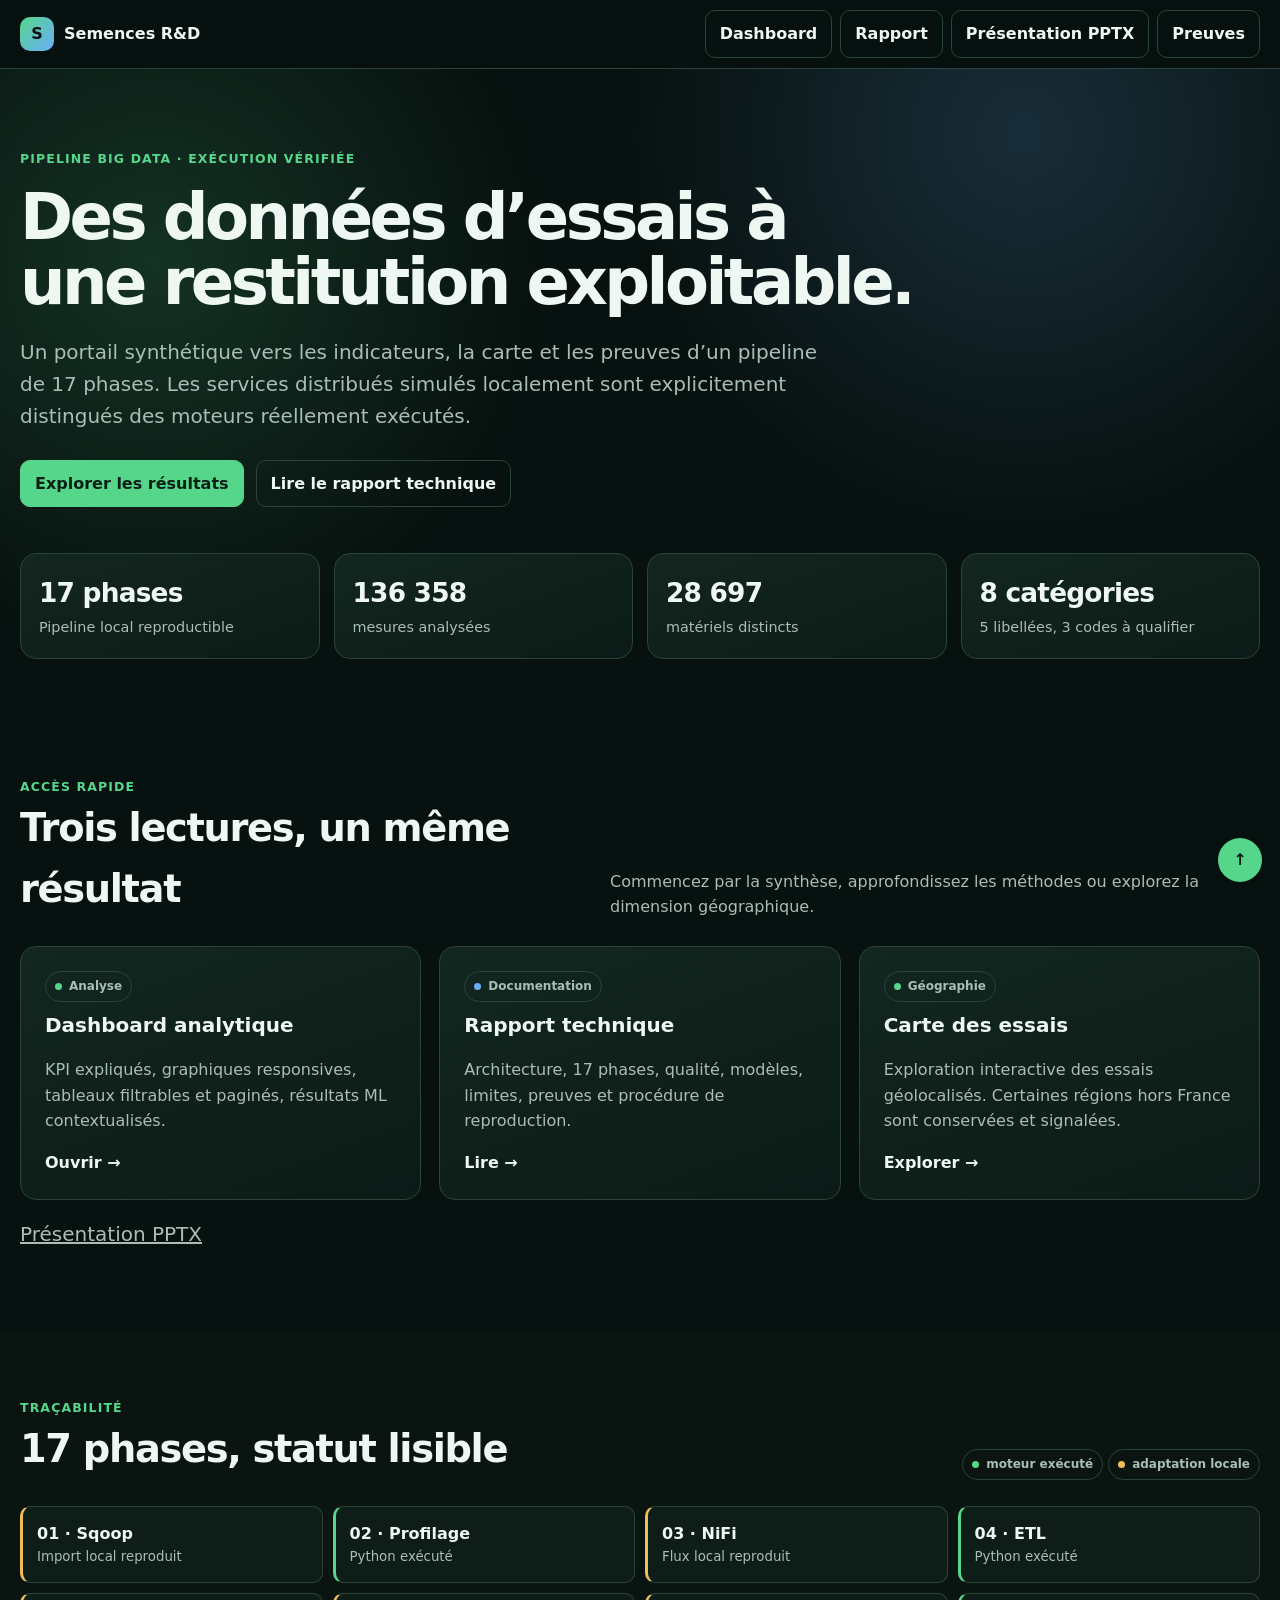
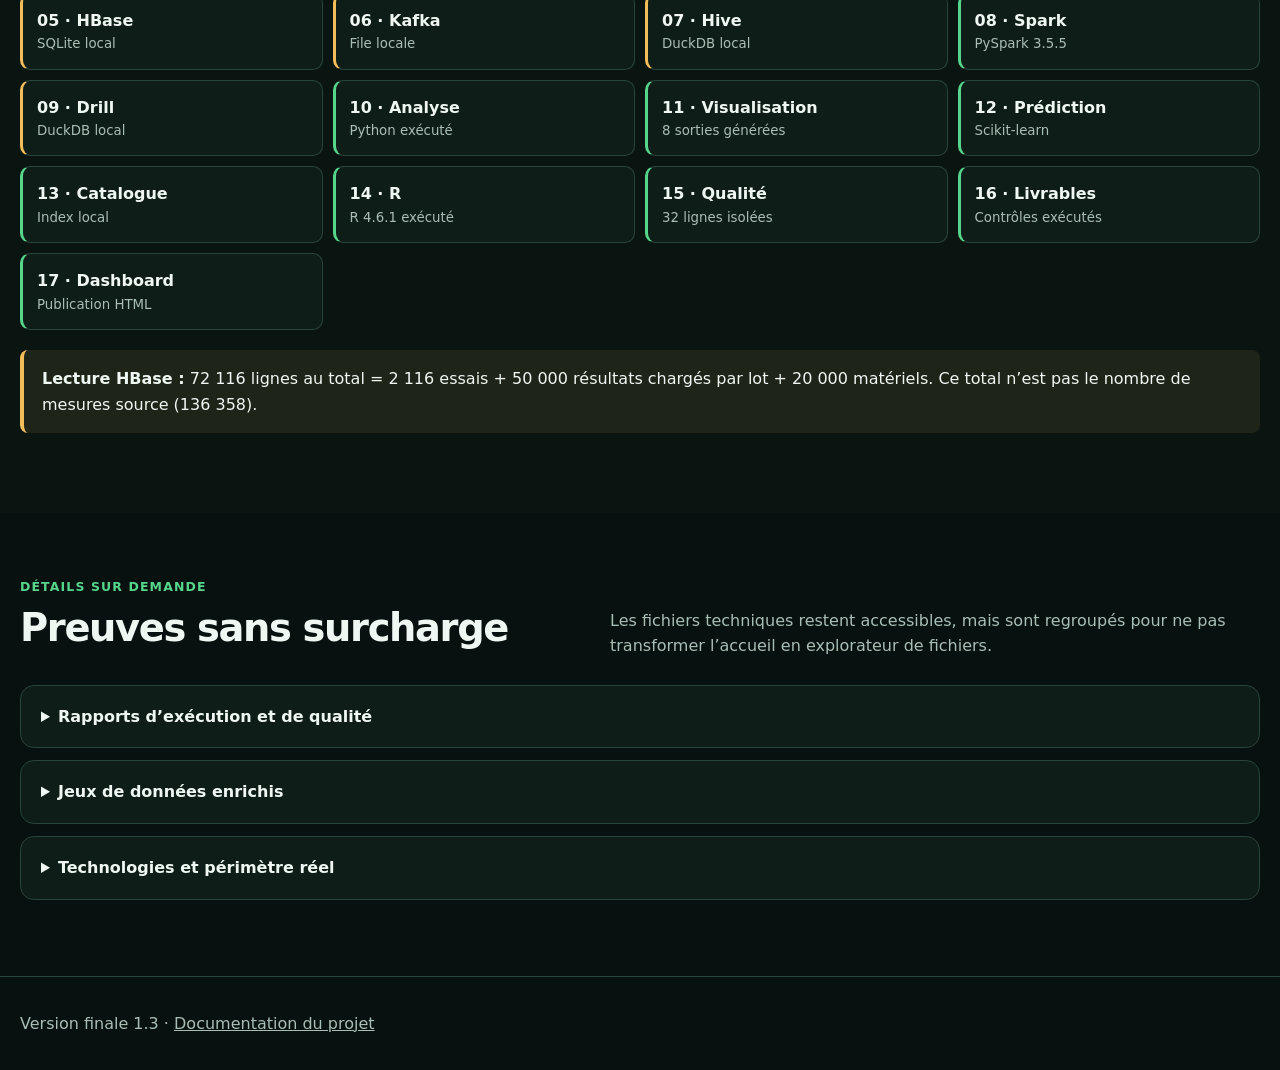
<file: INDEX.html>
<!doctype html><html lang="fr"><head><meta charset="utf-8"><meta name="viewport" content="width=device-width,initial-scale=1"><meta name="description" content="Plateforme Big Data Semences R&D : pipeline local reproductible en 17 phases"><meta name="author" content="Équipe projet Semences"><meta property="og:title" content="Semences R&D"><meta property="og:description" content="Pipeline Big Data reproductible en 17 phases"><meta property="og:image" content="og.png"><meta property="og:type" content="website"><title>Semences R&D — Portail du pipeline</title><link rel="icon" type="image/png" href="og.png"><link rel="stylesheet" href="site.css"></head><body>
<a class="skip" href="#contenu">Aller au contenu</a><nav class="nav" aria-label="Navigation principale"><div class="wrap nav-inner"><a class="brand" href="./" aria-label="Accueil Semences R et D"><span class="brand-mark" aria-hidden="true">S</span> Semences R&amp;D</a><div class="nav-links"><a href="reports/dashboard.html">Dashboard</a><a href="reports/RAPPORT_TECHNIQUE.html">Rapport</a><a href="deliverables/presentation_semences.pptx">Présentation PPTX</a><a class="optional" href="#preuves">Preuves</a></div></div></nav>
<main id="contenu"><header class="hero"><div class="wrap"><div class="eyebrow">Pipeline Big Data · Exécution vérifiée</div><h1>Des données d’essais à une restitution exploitable.</h1><p class="lead">Un portail synthétique vers les indicateurs, la carte et les preuves d’un pipeline de 17 phases. Les services distribués simulés localement sont explicitement distingués des moteurs réellement exécutés.</p><div class="actions"><a class="button primary" href="reports/dashboard.html">Explorer les résultats</a><a class="button" href="reports/RAPPORT_TECHNIQUE.html">Lire le rapport technique</a></div><div class="metrics" aria-label="Indicateurs clés"><div class="metric"><strong>17 phases</strong><span>Pipeline local reproductible</span></div><div class="metric"><strong>136 358</strong><span>mesures analysées</span></div><div class="metric"><strong>28 697</strong><span>matériels distincts</span></div><div class="metric"><strong>8 catégories</strong><span>5 libellées, 3 codes à qualifier</span></div></div></div></header>
<section class="section"><div class="wrap"><div class="section-head"><div><div class="eyebrow">Accès rapide</div><h2>Trois lectures, un même résultat</h2></div><p>Commencez par la synthèse, approfondissez les méthodes ou explorez la dimension géographique.</p></div><div class="grid three"><a class="card card-link" href="reports/dashboard.html"><span class="tag"><span class="dot"></span> Analyse</span><h3>Dashboard analytique</h3><p>KPI expliqués, graphiques responsives, tableaux filtrables et paginés, résultats ML contextualisés.</p><strong>Ouvrir →</strong></a><a class="card card-link" href="reports/RAPPORT_TECHNIQUE.html"><span class="tag"><span class="dot output"></span> Documentation</span><h3>Rapport technique</h3><p>Architecture, 17 phases, qualité, modèles, limites, preuves et procédure de reproduction.</p><strong>Lire →</strong></a><a class="card card-link" href="reports/carte_essais.html"><span class="tag"><span class="dot"></span> Géographie</span><h3>Carte des essais</h3><p>Exploration interactive des essais géolocalisés. Certaines régions hors France sont conservées et signalées.</p><strong>Explorer →</strong></a></div><p class="lead" style="margin-top:18px"><a href="deliverables/presentation_semences.pptx">Présentation PPTX</a></p></div></section>
<section class="section alt" id="pipeline"><div class="wrap"><div class="section-head"><div><div class="eyebrow">Traçabilité</div><h2>17 phases, statut lisible</h2></div><p><span class="tag"><span class="dot"></span> moteur exécuté</span> <span class="tag"><span class="dot adapt"></span> adaptation locale</span></p></div><div class="phase-grid"><div class="phase adapt"><b>01 · Sqoop</b><small>Import local reproduit</small></div><div class="phase"><b>02 · Profilage</b><small>Python exécuté</small></div><div class="phase adapt"><b>03 · NiFi</b><small>Flux local reproduit</small></div><div class="phase"><b>04 · ETL</b><small>Python exécuté</small></div><div class="phase adapt"><b>05 · HBase</b><small>SQLite local</small></div><div class="phase adapt"><b>06 · Kafka</b><small>File locale</small></div><div class="phase adapt"><b>07 · Hive</b><small>DuckDB local</small></div><div class="phase"><b>08 · Spark</b><small>PySpark 3.5.5</small></div><div class="phase adapt"><b>09 · Drill</b><small>DuckDB local</small></div><div class="phase"><b>10 · Analyse</b><small>Python exécuté</small></div><div class="phase"><b>11 · Visualisation</b><small>8 sorties générées</small></div><div class="phase"><b>12 · Prédiction</b><small>Scikit-learn</small></div><div class="phase"><b>13 · Catalogue</b><small>Index local</small></div><div class="phase"><b>14 · R</b><small>R 4.6.1 exécuté</small></div><div class="phase"><b>15 · Qualité</b><small>32 lignes isolées</small></div><div class="phase"><b>16 · Livrables</b><small>Contrôles exécutés</small></div><div class="phase"><b>17 · Dashboard</b><small>Publication HTML</small></div></div><p class="notice" style="margin-top:20px"><strong>Lecture HBase :</strong> 72 116 lignes au total = 2 116 essais + 50 000 résultats chargés par lot + 20 000 matériels. Ce total n’est pas le nombre de mesures source (136 358).</p></div></section>
<section class="section" id="preuves"><div class="wrap"><div class="section-head"><div><div class="eyebrow">Détails sur demande</div><h2>Preuves sans surcharge</h2></div><p>Les fichiers techniques restent accessibles, mais sont regroupés pour ne pas transformer l’accueil en explorateur de fichiers.</p></div><details><summary>Rapports d’exécution et de qualité</summary><div class="link-list"><a class="file-link" href="reports/pipeline_run.json">Exécution complète · JSON</a><a class="file-link" href="reports/data_quality_report.json">Contrôles qualité · JSON</a><a class="file-link" href="reports/spark_report.json">Rapport Spark · JSON</a><a class="file-link" href="reports/r_report.json">Rapport R · JSON</a><a class="file-link" href="reports/prediction_report.json">Évaluation ML · JSON</a><a class="file-link" href="reports/hbase_summary.json">Stockage HBase local · JSON</a><a class="file-link" href="reports/test_report.json">Résultats des tests · JSON</a></div></details><details><summary>Jeux de données enrichis</summary><div class="link-list"><a class="file-link" href="data/enriched/stats_espece_trait.csv">Statistiques espèce × trait · CSV</a><a class="file-link" href="data/enriched/top_materiels.csv">Top matériels · CSV</a><a class="file-link" href="data/enriched/evolution_annuelle.csv">Évolution annuelle · CSV</a><a class="file-link" href="data/enriched/essais_par_region.csv">Essais par région · CSV</a><a class="file-link" href="data/enriched/anova_region.csv">ANOVA région · CSV</a><a class="file-link" href="data/enriched/fact_table.parquet">Table de faits · Parquet</a></div></details><details><summary>Technologies et périmètre réel</summary><div><p>Exécutés : Python 3.12, PySpark 3.5.5, R 4.6.1, DuckDB et scikit-learn. Représentés par des adaptations fonctionnelles locales : Sqoop, NiFi, HBase, Kafka, Hive et Drill. Aucun cluster distribué n’est revendiqué.</p></div></details></div></section></main>
<footer><div class="wrap">Version finale 1.3 · <a href="README.md">Documentation du projet</a></div></footer><a class="back-top" href="#contenu" aria-label="Retour en haut">↑</a><script>document.querySelectorAll('.file-link').forEach(link=>link.setAttribute('aria-label',`Ouvrir ${link.textContent.trim()}`));</script></body></html>
</file>
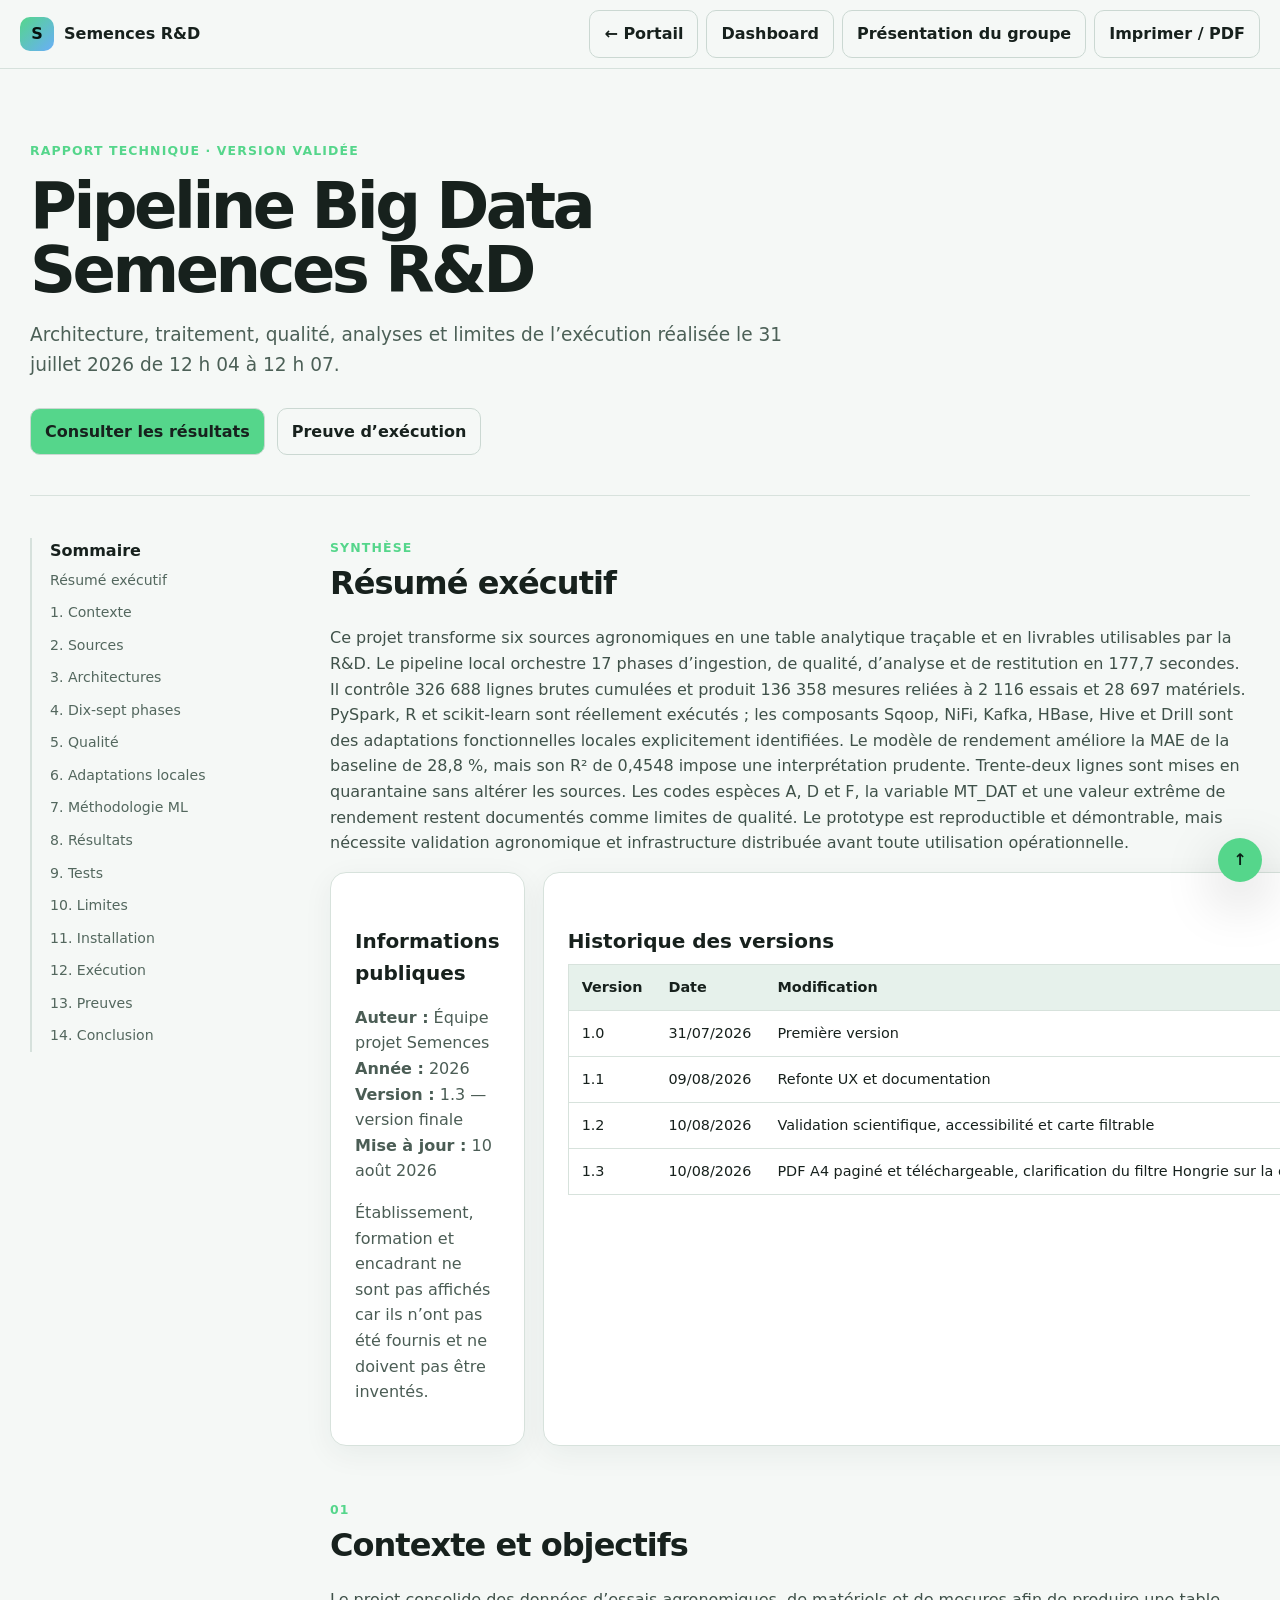
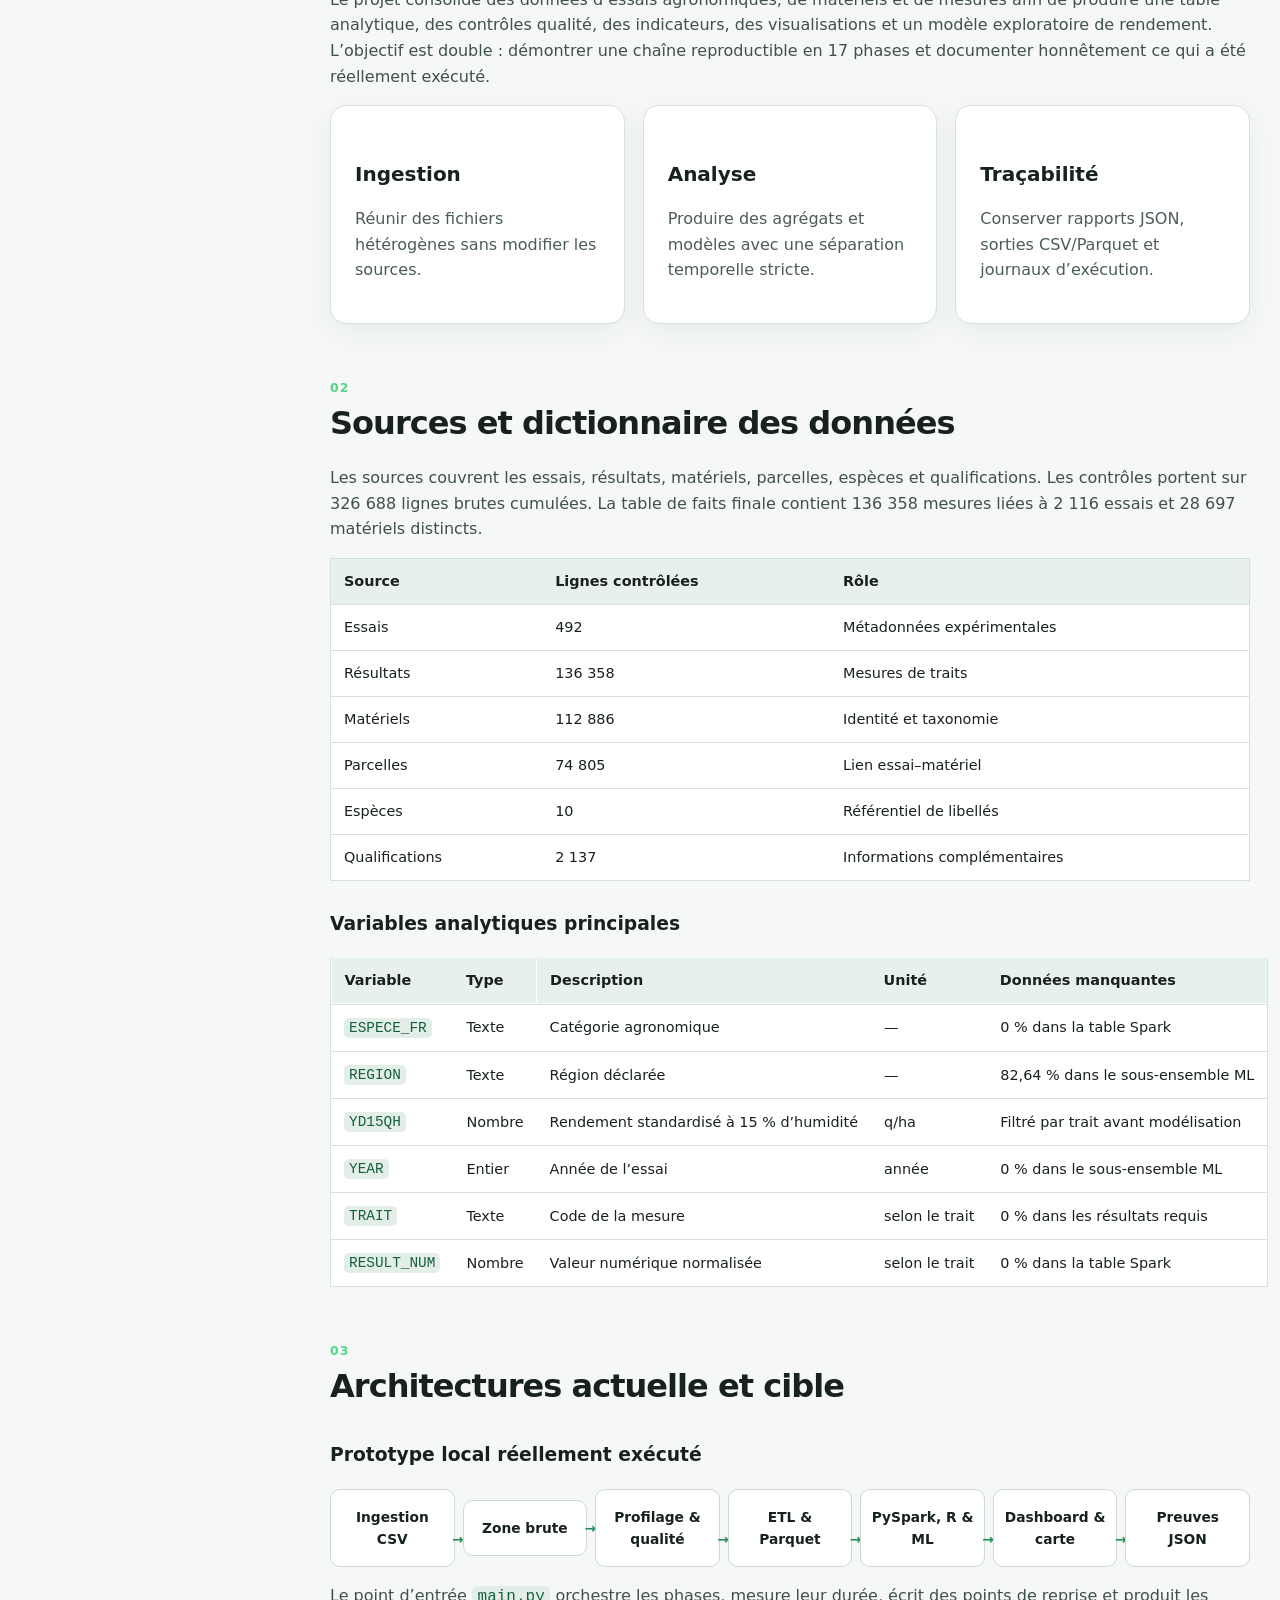
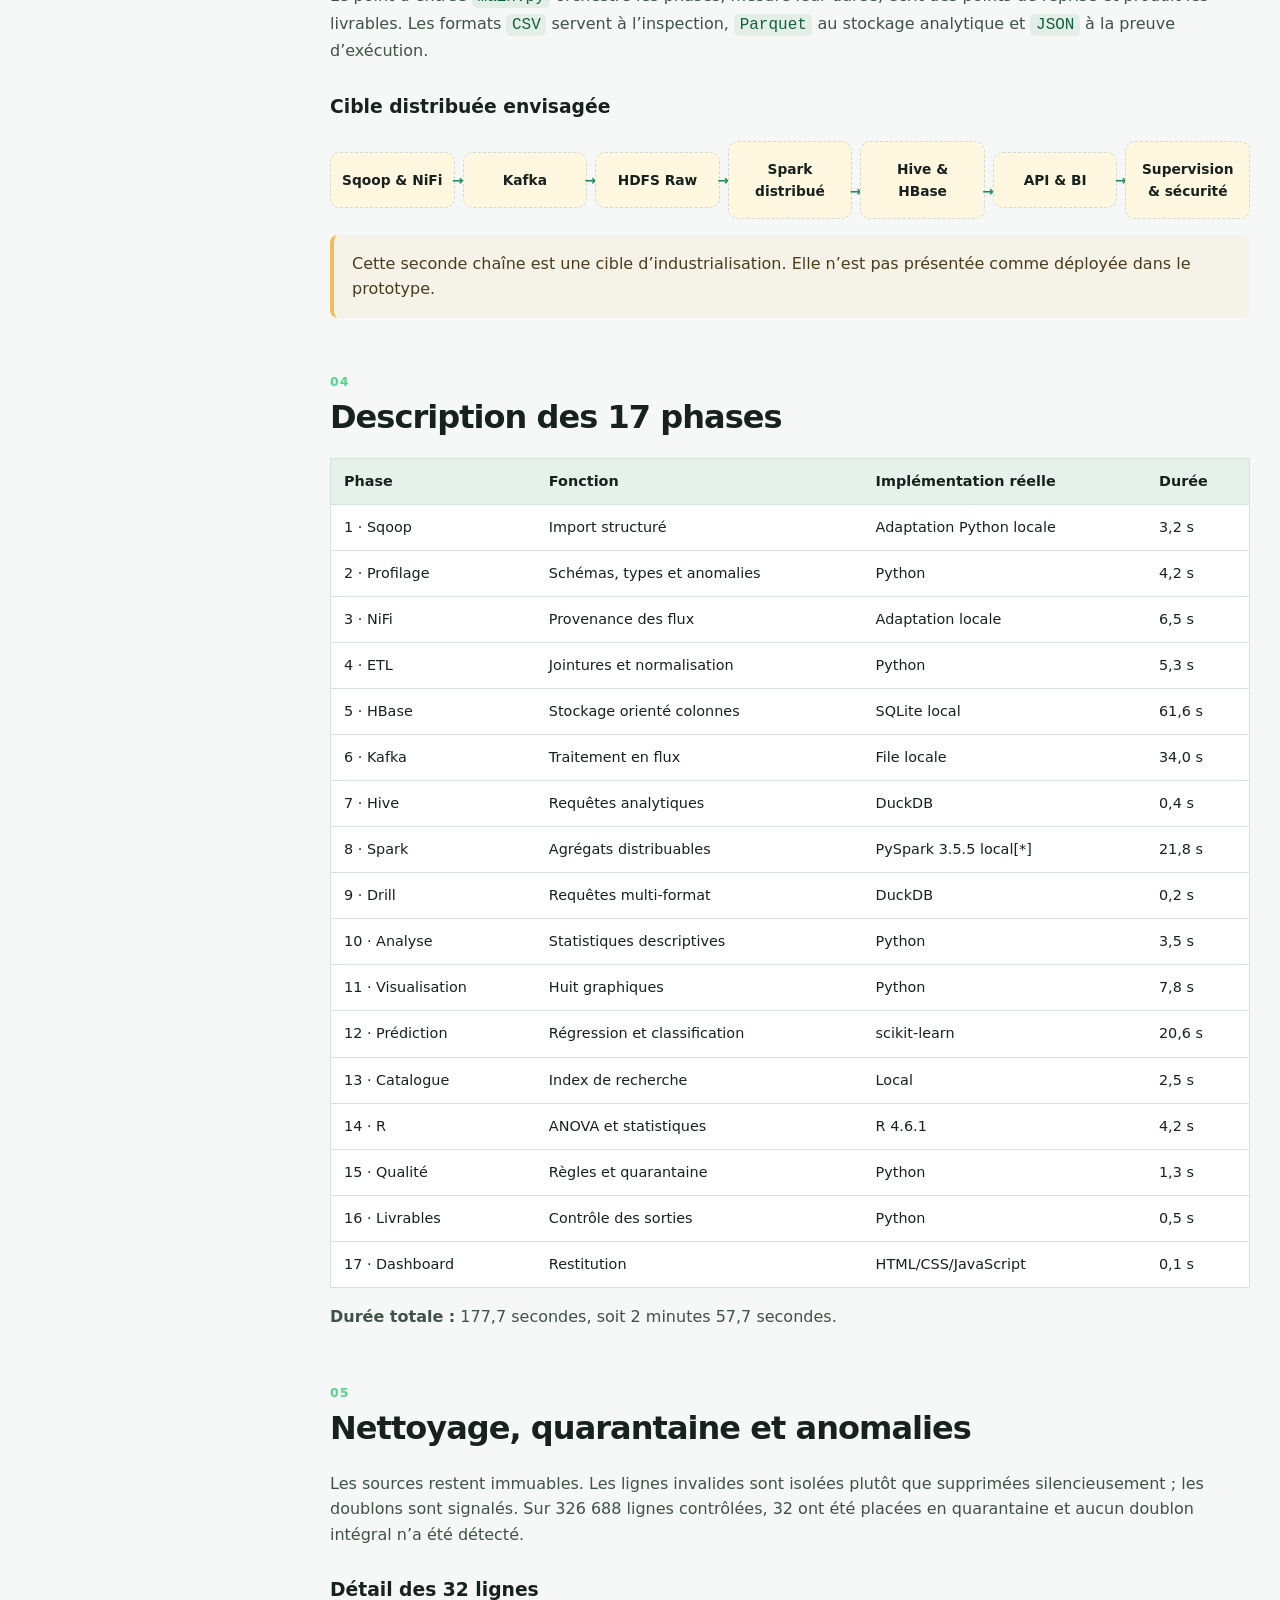
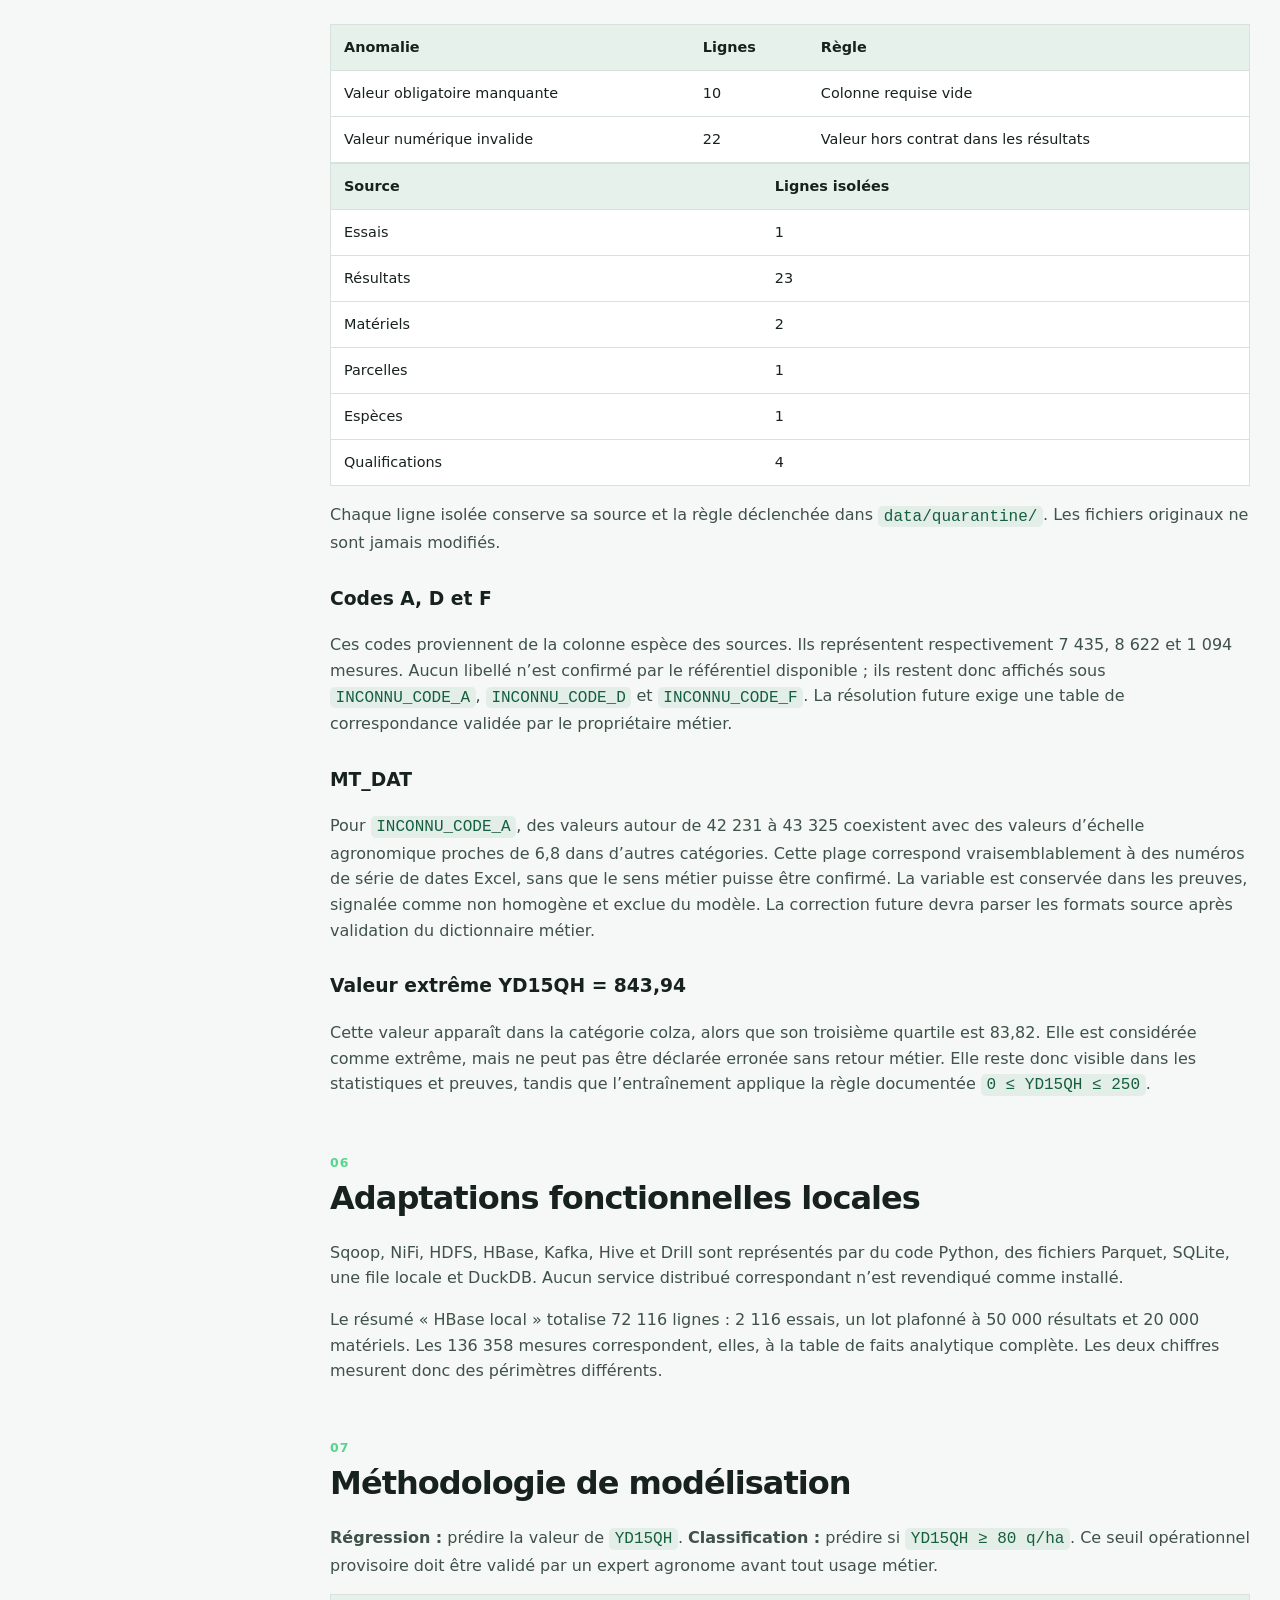
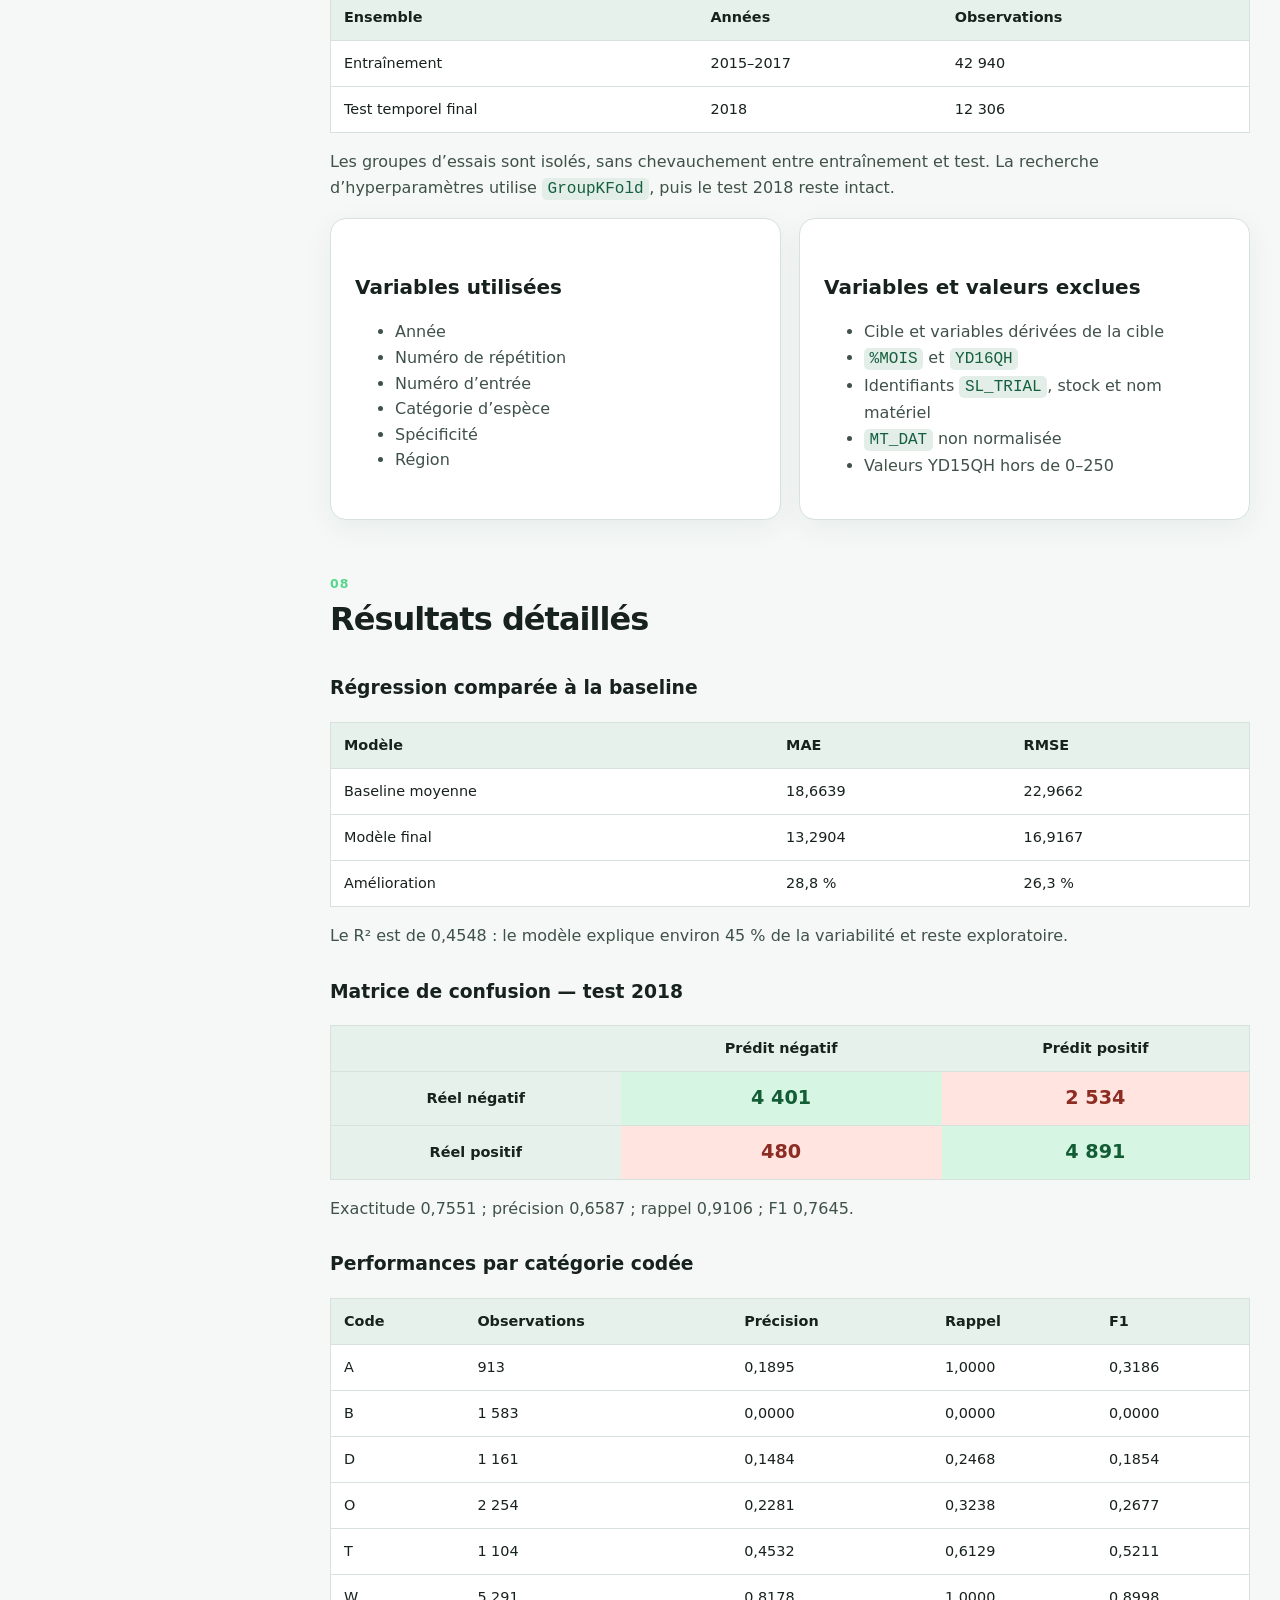
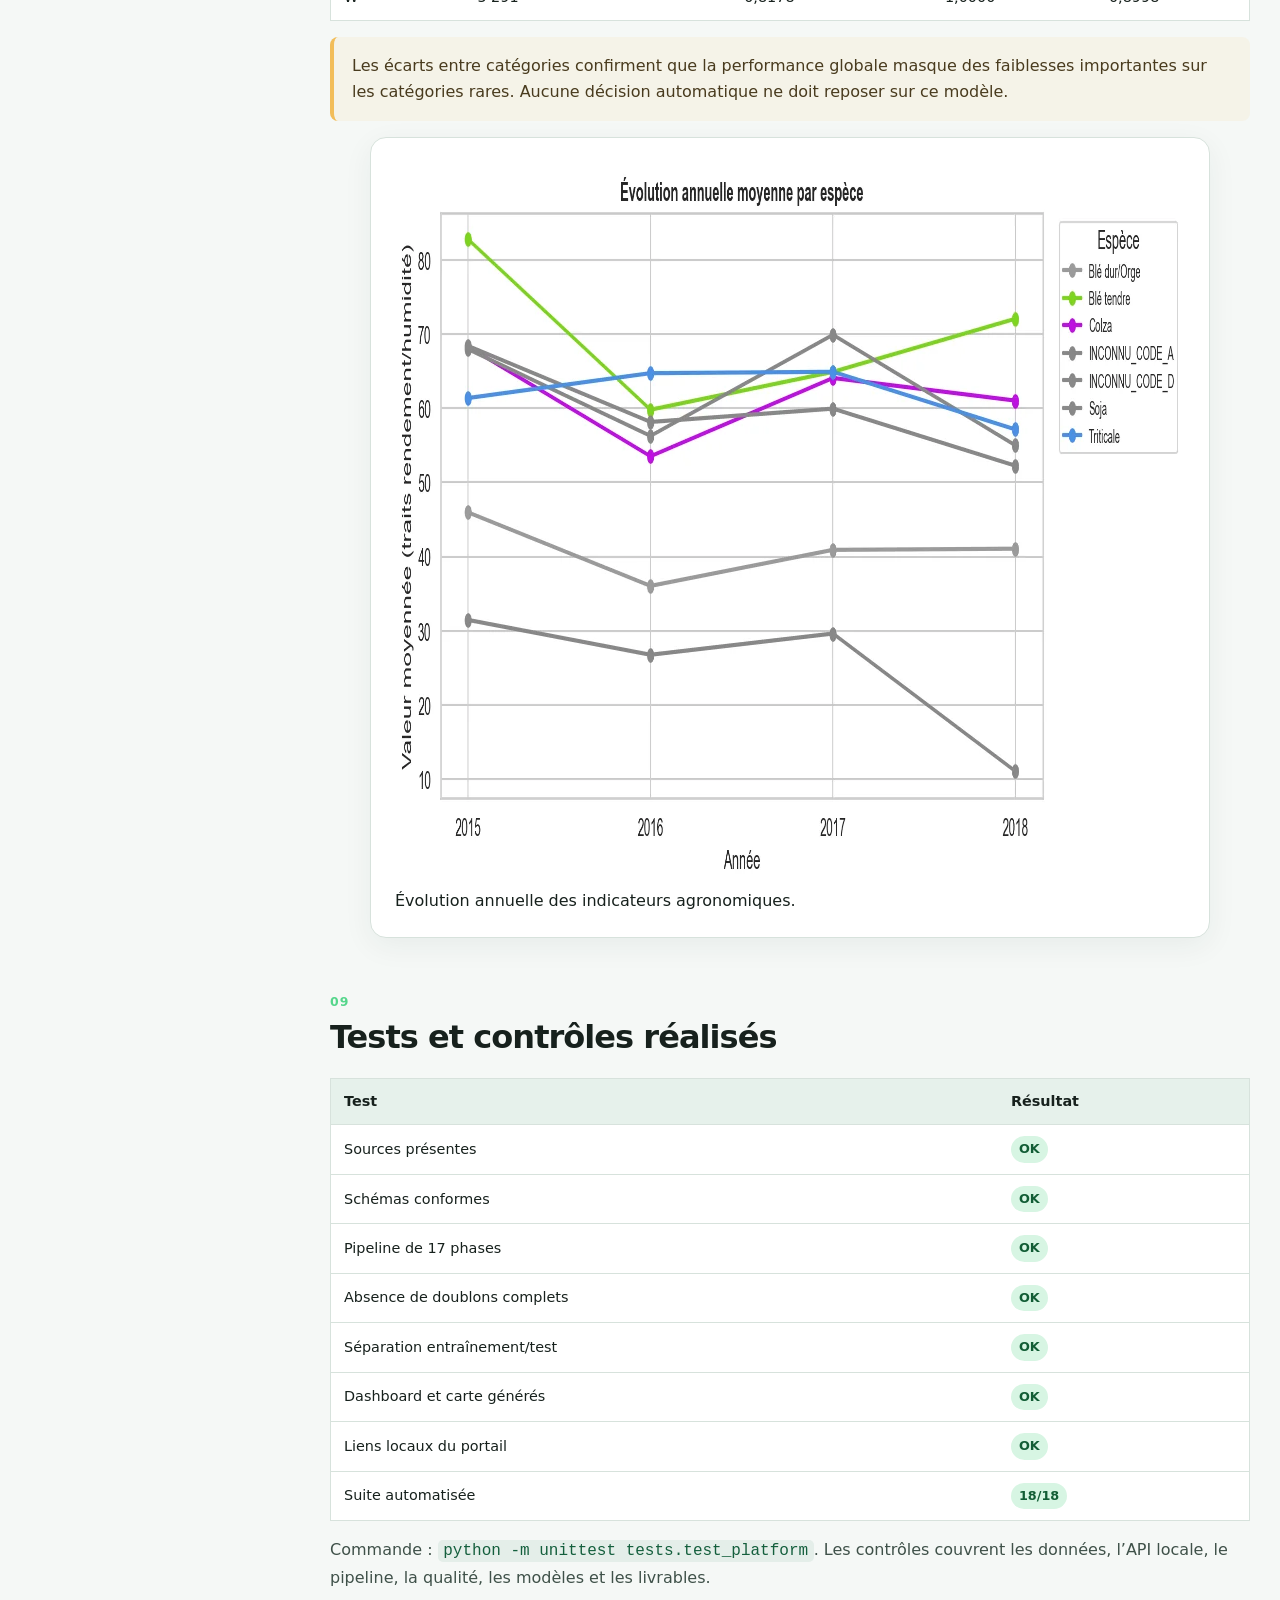
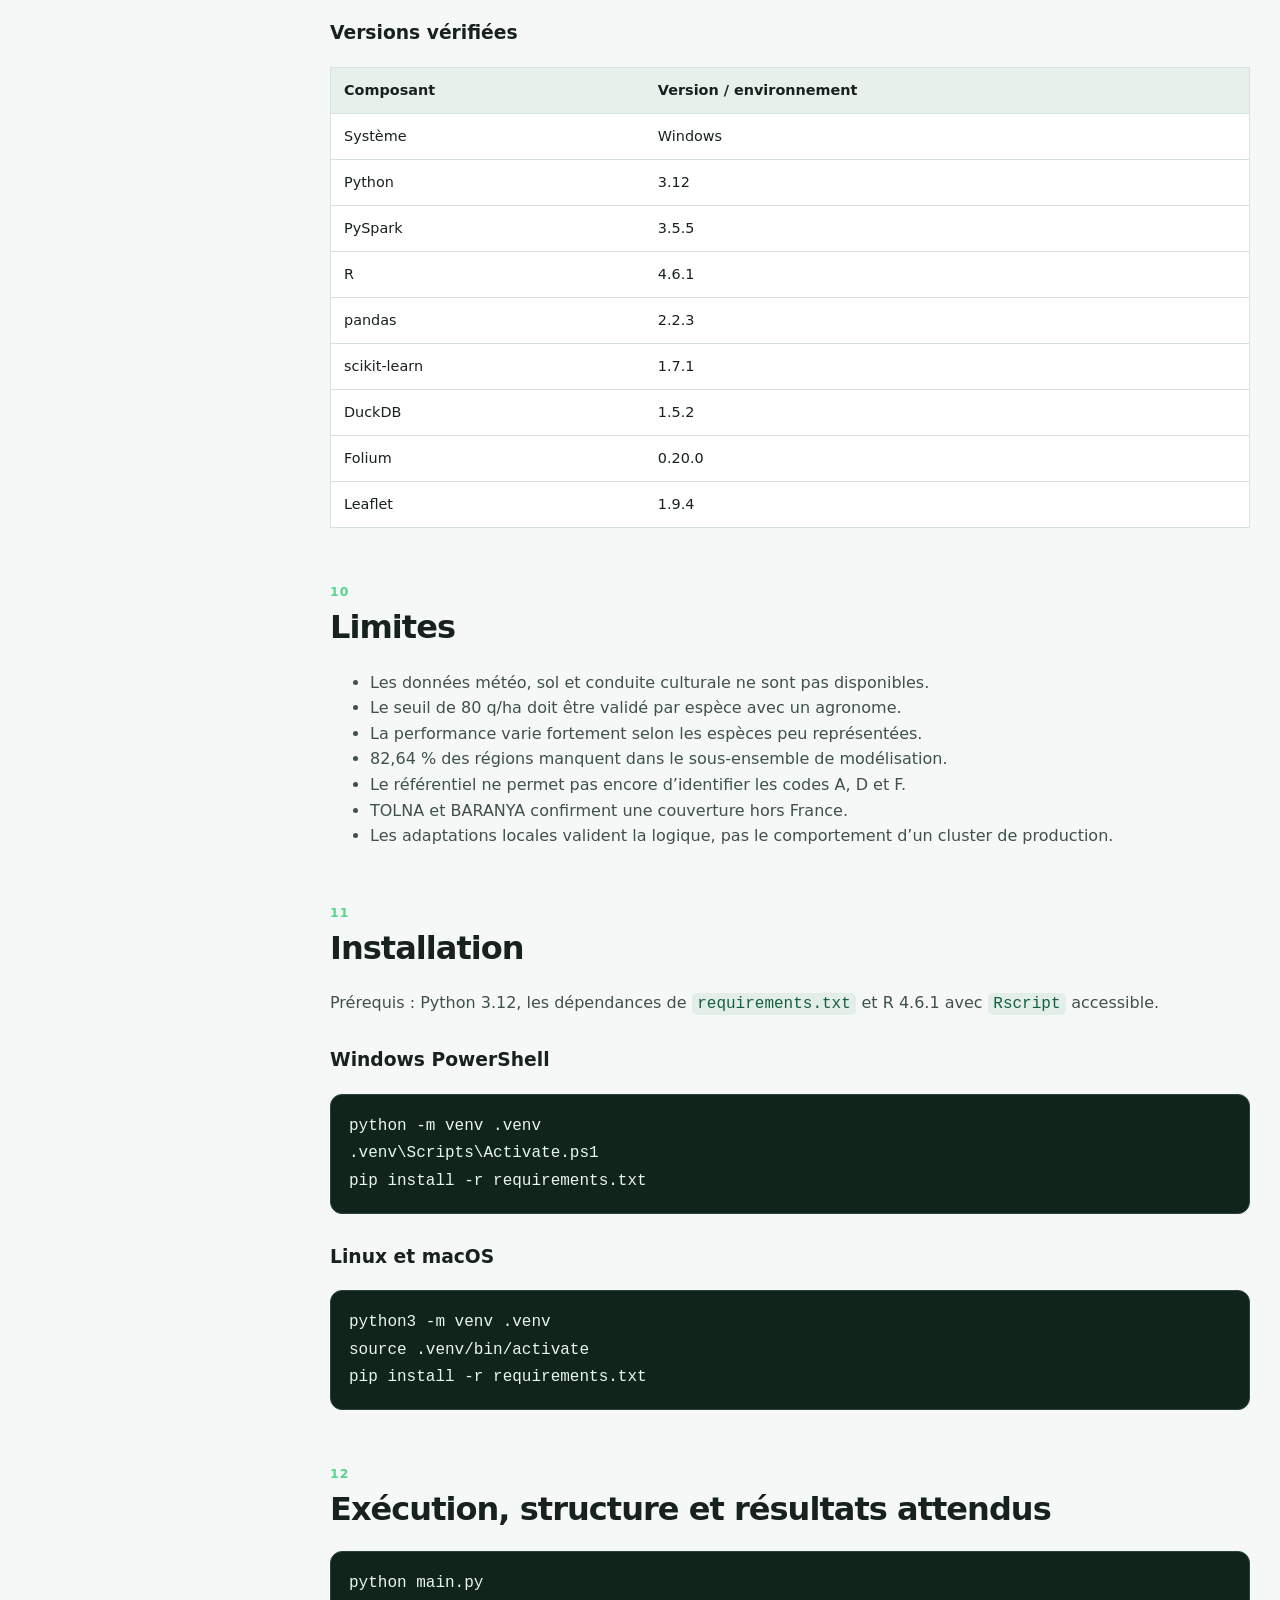
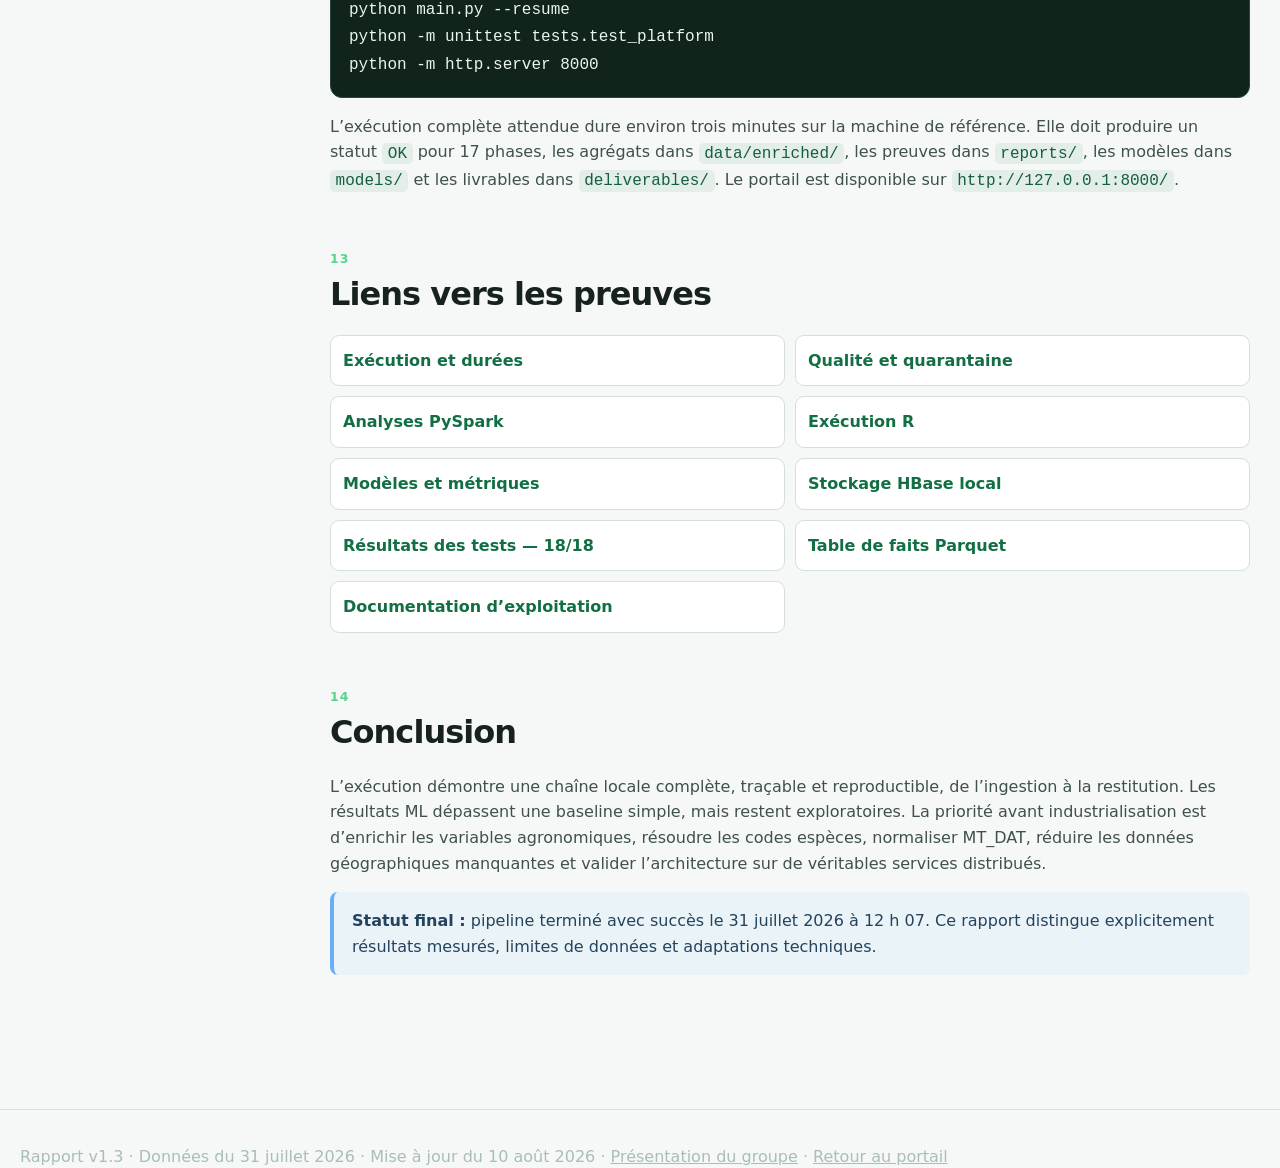
<file: reports/RAPPORT_TECHNIQUE.html>
<!doctype html><html lang="fr" data-static-report="v2"><head><meta charset="utf-8"><meta name="viewport" content="width=device-width,initial-scale=1"><meta name="description" content="Rapport technique vérifiable du pipeline Big Data Semences R&D"><meta name="author" content="Équipe projet Semences"><meta property="og:title" content="Rapport technique — Semences R&D"><meta property="og:description" content="Architecture, qualité, reproductibilité et résultats scientifiques"><meta property="og:image" content="../og.png"><meta property="og:type" content="article"><title>Rapport technique — Semences R&D</title><link rel="icon" type="image/png" href="../og.png"><link rel="stylesheet" href="../site.css"></head><body class="report">
<a class="skip" href="#contenu">Aller au contenu</a><nav class="nav" aria-label="Navigation principale"><div class="wrap nav-inner"><a class="brand" href="../" aria-label="Accueil Semences R et D"><span class="brand-mark" aria-hidden="true">S</span> Semences R&amp;D</a><div class="nav-links"><a href="../">← Portail</a><a href="dashboard.html">Dashboard</a><a href="../deliverables/presentation_semences.pptx">Présentation du groupe</a><button class="button no-print" type="button" onclick="window.print()">Imprimer / PDF</button></div></div></nav>
<main id="contenu"><header class="report-cover"><div class="eyebrow">Rapport technique · Version validée</div><h1>Pipeline Big Data<br>Semences R&amp;D</h1><p>Architecture, traitement, qualité, analyses et limites de l’exécution réalisée le 31 juillet 2026 de 12 h 04 à 12 h 07.</p><div class="actions"><a class="button primary" href="dashboard.html">Consulter les résultats</a><a class="button" href="pipeline_run.json">Preuve d’exécution</a></div></header>
<div class="report-layout"><aside class="toc"><strong>Sommaire</strong><a href="#resume">Résumé exécutif</a><a href="#contexte">1. Contexte</a><a href="#sources">2. Sources</a><a href="#architecture">3. Architectures</a><a href="#phases">4. Dix-sept phases</a><a href="#nettoyage">5. Qualité</a><a href="#adaptations">6. Adaptations locales</a><a href="#ml">7. Méthodologie ML</a><a href="#resultats">8. Résultats</a><a href="#tests">9. Tests</a><a href="#limites">10. Limites</a><a href="#installation">11. Installation</a><a href="#execution">12. Exécution</a><a href="#preuves">13. Preuves</a><a href="#conclusion">14. Conclusion</a></aside><article>
<section id="resume"><div class="eyebrow">Synthèse</div><h2>Résumé exécutif</h2><p>Ce projet transforme six sources agronomiques en une table analytique traçable et en livrables utilisables par la R&amp;D. Le pipeline local orchestre 17 phases d’ingestion, de qualité, d’analyse et de restitution en 177,7 secondes. Il contrôle 326 688 lignes brutes cumulées et produit 136 358 mesures reliées à 2 116 essais et 28 697 matériels. PySpark, R et scikit-learn sont réellement exécutés ; les composants Sqoop, NiFi, Kafka, HBase, Hive et Drill sont des adaptations fonctionnelles locales explicitement identifiées. Le modèle de rendement améliore la MAE de la baseline de 28,8 %, mais son R² de 0,4548 impose une interprétation prudente. Trente-deux lignes sont mises en quarantaine sans altérer les sources. Les codes espèces A, D et F, la variable MT_DAT et une valeur extrême de rendement restent documentés comme limites de qualité. Le prototype est reproductible et démontrable, mais nécessite validation agronomique et infrastructure distribuée avant toute utilisation opérationnelle.</p><div class="grid two"><div class="card"><h3>Informations publiques</h3><p><strong>Auteur :</strong> Équipe projet Semences<br><strong>Année :</strong> 2026<br><strong>Version :</strong> 1.3 — version finale<br><strong>Mise à jour :</strong> 10 août 2026</p><p>Établissement, formation et encadrant ne sont pas affichés car ils n’ont pas été fournis et ne doivent pas être inventés.</p></div><div class="card"><h3>Historique des versions</h3><table><thead><tr><th>Version</th><th>Date</th><th>Modification</th></tr></thead><tbody><tr><td>1.0</td><td>31/07/2026</td><td>Première version</td></tr><tr><td>1.1</td><td>09/08/2026</td><td>Refonte UX et documentation</td></tr><tr><td>1.2</td><td>10/08/2026</td><td>Validation scientifique, accessibilité et carte filtrable</td></tr><tr><td>1.3</td><td>10/08/2026</td><td>PDF A4 paginé et téléchargeable, clarification du filtre Hongrie sur la carte</td></tr></tbody></table></div></div></section>
<section id="contexte"><div class="eyebrow">01</div><h2>Contexte et objectifs</h2><p>Le projet consolide des données d’essais agronomiques, de matériels et de mesures afin de produire une table analytique, des contrôles qualité, des indicateurs, des visualisations et un modèle exploratoire de rendement. L’objectif est double : démontrer une chaîne reproductible en 17 phases et documenter honnêtement ce qui a été réellement exécuté.</p><div class="grid three"><div class="card"><h3>Ingestion</h3><p>Réunir des fichiers hétérogènes sans modifier les sources.</p></div><div class="card"><h3>Analyse</h3><p>Produire des agrégats et modèles avec une séparation temporelle stricte.</p></div><div class="card"><h3>Traçabilité</h3><p>Conserver rapports JSON, sorties CSV/Parquet et journaux d’exécution.</p></div></div></section>
<section id="sources"><div class="eyebrow">02</div><h2>Sources et dictionnaire des données</h2><p>Les sources couvrent les essais, résultats, matériels, parcelles, espèces et qualifications. Les contrôles portent sur 326 688 lignes brutes cumulées. La table de faits finale contient 136 358 mesures liées à 2 116 essais et 28 697 matériels distincts.</p><table><thead><tr><th>Source</th><th>Lignes contrôlées</th><th>Rôle</th></tr></thead><tbody><tr><td>Essais</td><td>492</td><td>Métadonnées expérimentales</td></tr><tr><td>Résultats</td><td>136 358</td><td>Mesures de traits</td></tr><tr><td>Matériels</td><td>112 886</td><td>Identité et taxonomie</td></tr><tr><td>Parcelles</td><td>74 805</td><td>Lien essai–matériel</td></tr><tr><td>Espèces</td><td>10</td><td>Référentiel de libellés</td></tr><tr><td>Qualifications</td><td>2 137</td><td>Informations complémentaires</td></tr></tbody></table><h3>Variables analytiques principales</h3><table><thead><tr><th>Variable</th><th>Type</th><th>Description</th><th>Unité</th><th>Données manquantes</th></tr></thead><tbody><tr><td><code>ESPECE_FR</code></td><td>Texte</td><td>Catégorie agronomique</td><td>—</td><td>0 % dans la table Spark</td></tr><tr><td><code>REGION</code></td><td>Texte</td><td>Région déclarée</td><td>—</td><td>82,64 % dans le sous-ensemble ML</td></tr><tr><td><code>YD15QH</code></td><td>Nombre</td><td>Rendement standardisé à 15 % d’humidité</td><td>q/ha</td><td>Filtré par trait avant modélisation</td></tr><tr><td><code>YEAR</code></td><td>Entier</td><td>Année de l’essai</td><td>année</td><td>0 % dans le sous-ensemble ML</td></tr><tr><td><code>TRAIT</code></td><td>Texte</td><td>Code de la mesure</td><td>selon le trait</td><td>0 % dans les résultats requis</td></tr><tr><td><code>RESULT_NUM</code></td><td>Nombre</td><td>Valeur numérique normalisée</td><td>selon le trait</td><td>0 % dans la table Spark</td></tr></tbody></table></section>
<section id="architecture"><div class="eyebrow">03</div><h2>Architectures actuelle et cible</h2><h3>Prototype local réellement exécuté</h3><div class="architecture" aria-label="Flux actuel des données"><div>Ingestion CSV</div><div>Zone brute</div><div>Profilage &amp; qualité</div><div>ETL &amp; Parquet</div><div>PySpark, R &amp; ML</div><div>Dashboard &amp; carte</div><div>Preuves JSON</div></div><p>Le point d’entrée <code>main.py</code> orchestre les phases, mesure leur durée, écrit des points de reprise et produit les livrables. Les formats <code>CSV</code> servent à l’inspection, <code>Parquet</code> au stockage analytique et <code>JSON</code> à la preuve d’exécution.</p><h3>Cible distribuée envisagée</h3><div class="architecture target" aria-label="Architecture distribuée cible"><div>Sqoop &amp; NiFi</div><div>Kafka</div><div>HDFS Raw</div><div>Spark distribué</div><div>Hive &amp; HBase</div><div>API &amp; BI</div><div>Supervision &amp; sécurité</div></div><p class="notice">Cette seconde chaîne est une cible d’industrialisation. Elle n’est pas présentée comme déployée dans le prototype.</p></section>
<section id="phases"><div class="eyebrow">04</div><h2>Description des 17 phases</h2><table><thead><tr><th>Phase</th><th>Fonction</th><th>Implémentation réelle</th><th>Durée</th></tr></thead><tbody><tr><td>1 · Sqoop</td><td>Import structuré</td><td>Adaptation Python locale</td><td>3,2 s</td></tr><tr><td>2 · Profilage</td><td>Schémas, types et anomalies</td><td>Python</td><td>4,2 s</td></tr><tr><td>3 · NiFi</td><td>Provenance des flux</td><td>Adaptation locale</td><td>6,5 s</td></tr><tr><td>4 · ETL</td><td>Jointures et normalisation</td><td>Python</td><td>5,3 s</td></tr><tr><td>5 · HBase</td><td>Stockage orienté colonnes</td><td>SQLite local</td><td>61,6 s</td></tr><tr><td>6 · Kafka</td><td>Traitement en flux</td><td>File locale</td><td>34,0 s</td></tr><tr><td>7 · Hive</td><td>Requêtes analytiques</td><td>DuckDB</td><td>0,4 s</td></tr><tr><td>8 · Spark</td><td>Agrégats distribuables</td><td>PySpark 3.5.5 local[*]</td><td>21,8 s</td></tr><tr><td>9 · Drill</td><td>Requêtes multi-format</td><td>DuckDB</td><td>0,2 s</td></tr><tr><td>10 · Analyse</td><td>Statistiques descriptives</td><td>Python</td><td>3,5 s</td></tr><tr><td>11 · Visualisation</td><td>Huit graphiques</td><td>Python</td><td>7,8 s</td></tr><tr><td>12 · Prédiction</td><td>Régression et classification</td><td>scikit-learn</td><td>20,6 s</td></tr><tr><td>13 · Catalogue</td><td>Index de recherche</td><td>Local</td><td>2,5 s</td></tr><tr><td>14 · R</td><td>ANOVA et statistiques</td><td>R 4.6.1</td><td>4,2 s</td></tr><tr><td>15 · Qualité</td><td>Règles et quarantaine</td><td>Python</td><td>1,3 s</td></tr><tr><td>16 · Livrables</td><td>Contrôle des sorties</td><td>Python</td><td>0,5 s</td></tr><tr><td>17 · Dashboard</td><td>Restitution</td><td>HTML/CSS/JavaScript</td><td>0,1 s</td></tr></tbody></table><p><strong>Durée totale :</strong> 177,7 secondes, soit 2 minutes 57,7 secondes.</p></section>
<section id="nettoyage"><div class="eyebrow">05</div><h2>Nettoyage, quarantaine et anomalies</h2><p>Les sources restent immuables. Les lignes invalides sont isolées plutôt que supprimées silencieusement ; les doublons sont signalés. Sur 326 688 lignes contrôlées, 32 ont été placées en quarantaine et aucun doublon intégral n’a été détecté.</p><h3>Détail des 32 lignes</h3><table><thead><tr><th>Anomalie</th><th>Lignes</th><th>Règle</th></tr></thead><tbody><tr><td>Valeur obligatoire manquante</td><td>10</td><td>Colonne requise vide</td></tr><tr><td>Valeur numérique invalide</td><td>22</td><td>Valeur hors contrat dans les résultats</td></tr></tbody></table><table><thead><tr><th>Source</th><th>Lignes isolées</th></tr></thead><tbody><tr><td>Essais</td><td>1</td></tr><tr><td>Résultats</td><td>23</td></tr><tr><td>Matériels</td><td>2</td></tr><tr><td>Parcelles</td><td>1</td></tr><tr><td>Espèces</td><td>1</td></tr><tr><td>Qualifications</td><td>4</td></tr></tbody></table><p>Chaque ligne isolée conserve sa source et la règle déclenchée dans <code>data/quarantine/</code>. Les fichiers originaux ne sont jamais modifiés.</p><h3>Codes A, D et F</h3><p>Ces codes proviennent de la colonne espèce des sources. Ils représentent respectivement 7 435, 8 622 et 1 094 mesures. Aucun libellé n’est confirmé par le référentiel disponible ; ils restent donc affichés sous <code>INCONNU_CODE_A</code>, <code>INCONNU_CODE_D</code> et <code>INCONNU_CODE_F</code>. La résolution future exige une table de correspondance validée par le propriétaire métier.</p><h3>MT_DAT</h3><p>Pour <code>INCONNU_CODE_A</code>, des valeurs autour de 42 231 à 43 325 coexistent avec des valeurs d’échelle agronomique proches de 6,8 dans d’autres catégories. Cette plage correspond vraisemblablement à des numéros de série de dates Excel, sans que le sens métier puisse être confirmé. La variable est conservée dans les preuves, signalée comme non homogène et exclue du modèle. La correction future devra parser les formats source après validation du dictionnaire métier.</p><h3>Valeur extrême YD15QH = 843,94</h3><p>Cette valeur apparaît dans la catégorie colza, alors que son troisième quartile est 83,82. Elle est considérée comme extrême, mais ne peut pas être déclarée erronée sans retour métier. Elle reste donc visible dans les statistiques et preuves, tandis que l’entraînement applique la règle documentée <code>0 ≤ YD15QH ≤ 250</code>.</p></section>
<section id="adaptations"><div class="eyebrow">06</div><h2>Adaptations fonctionnelles locales</h2><p>Sqoop, NiFi, HDFS, HBase, Kafka, Hive et Drill sont représentés par du code Python, des fichiers Parquet, SQLite, une file locale et DuckDB. Aucun service distribué correspondant n’est revendiqué comme installé.</p><p>Le résumé « HBase local » totalise 72 116 lignes : 2 116 essais, un lot plafonné à 50 000 résultats et 20 000 matériels. Les 136 358 mesures correspondent, elles, à la table de faits analytique complète. Les deux chiffres mesurent donc des périmètres différents.</p></section>
<section id="ml"><div class="eyebrow">07</div><h2>Méthodologie de modélisation</h2><p><strong>Régression :</strong> prédire la valeur de <code>YD15QH</code>. <strong>Classification :</strong> prédire si <code>YD15QH ≥ 80 q/ha</code>. Ce seuil opérationnel provisoire doit être validé par un expert agronome avant tout usage métier.</p><table><thead><tr><th>Ensemble</th><th>Années</th><th>Observations</th></tr></thead><tbody><tr><td>Entraînement</td><td>2015–2017</td><td>42 940</td></tr><tr><td>Test temporel final</td><td>2018</td><td>12 306</td></tr></tbody></table><p>Les groupes d’essais sont isolés, sans chevauchement entre entraînement et test. La recherche d’hyperparamètres utilise <code>GroupKFold</code>, puis le test 2018 reste intact.</p><div class="grid two"><div class="card"><h3>Variables utilisées</h3><ul><li>Année</li><li>Numéro de répétition</li><li>Numéro d’entrée</li><li>Catégorie d’espèce</li><li>Spécificité</li><li>Région</li></ul></div><div class="card"><h3>Variables et valeurs exclues</h3><ul><li>Cible et variables dérivées de la cible</li><li><code>%MOIS</code> et <code>YD16QH</code></li><li>Identifiants <code>SL_TRIAL</code>, stock et nom matériel</li><li><code>MT_DAT</code> non normalisée</li><li>Valeurs YD15QH hors de 0–250</li></ul></div></div></section>
<section id="resultats"><div class="eyebrow">08</div><h2>Résultats détaillés</h2><h3>Régression comparée à la baseline</h3><table><thead><tr><th>Modèle</th><th>MAE</th><th>RMSE</th></tr></thead><tbody><tr><td>Baseline moyenne</td><td>18,6639</td><td>22,9662</td></tr><tr><td>Modèle final</td><td>13,2904</td><td>16,9167</td></tr><tr><td>Amélioration</td><td>28,8 %</td><td>26,3 %</td></tr></tbody></table><p>Le R² est de 0,4548 : le modèle explique environ 45 % de la variabilité et reste exploratoire.</p><h3>Matrice de confusion — test 2018</h3><table class="confusion"><thead><tr><th></th><th>Prédit négatif</th><th>Prédit positif</th></tr></thead><tbody><tr><th>Réel négatif</th><td class="good">4 401</td><td class="bad">2 534</td></tr><tr><th>Réel positif</th><td class="bad">480</td><td class="good">4 891</td></tr></tbody></table><p>Exactitude 0,7551 ; précision 0,6587 ; rappel 0,9106 ; F1 0,7645.</p><h3>Performances par catégorie codée</h3><table><thead><tr><th>Code</th><th>Observations</th><th>Précision</th><th>Rappel</th><th>F1</th></tr></thead><tbody><tr><td>A</td><td>913</td><td>0,1895</td><td>1,0000</td><td>0,3186</td></tr><tr><td>B</td><td>1 583</td><td>0,0000</td><td>0,0000</td><td>0,0000</td></tr><tr><td>D</td><td>1 161</td><td>0,1484</td><td>0,2468</td><td>0,1854</td></tr><tr><td>O</td><td>2 254</td><td>0,2281</td><td>0,3238</td><td>0,2677</td></tr><tr><td>T</td><td>1 104</td><td>0,4532</td><td>0,6129</td><td>0,5211</td></tr><tr><td>W</td><td>5 291</td><td>0,8178</td><td>1,0000</td><td>0,8998</td></tr></tbody></table><p class="notice">Les écarts entre catégories confirment que la performance globale masque des faiblesses importantes sur les catégories rares. Aucune décision automatique ne doit reposer sur ce modèle.</p><figure class="card"><picture><source srcset="images/04_evolution_annuelle.webp" type="image/webp"><img src="images/04_evolution_annuelle.png" width="1624" height="726" decoding="async" alt="Évolution annuelle des traits agronomiques"></picture><figcaption>Évolution annuelle des indicateurs agronomiques.</figcaption></figure></section>
<section id="tests"><div class="eyebrow">09</div><h2>Tests et contrôles réalisés</h2><table><thead><tr><th>Test</th><th>Résultat</th></tr></thead><tbody><tr><td>Sources présentes</td><td><span class="status yes">OK</span></td></tr><tr><td>Schémas conformes</td><td><span class="status yes">OK</span></td></tr><tr><td>Pipeline de 17 phases</td><td><span class="status yes">OK</span></td></tr><tr><td>Absence de doublons complets</td><td><span class="status yes">OK</span></td></tr><tr><td>Séparation entraînement/test</td><td><span class="status yes">OK</span></td></tr><tr><td>Dashboard et carte générés</td><td><span class="status yes">OK</span></td></tr><tr><td>Liens locaux du portail</td><td><span class="status yes">OK</span></td></tr><tr><td>Suite automatisée</td><td><span class="status yes">18/18</span></td></tr></tbody></table><p>Commande : <code>python -m unittest tests.test_platform</code>. Les contrôles couvrent les données, l’API locale, le pipeline, la qualité, les modèles et les livrables.</p><h3>Versions vérifiées</h3><table><thead><tr><th>Composant</th><th>Version / environnement</th></tr></thead><tbody><tr><td>Système</td><td>Windows</td></tr><tr><td>Python</td><td>3.12</td></tr><tr><td>PySpark</td><td>3.5.5</td></tr><tr><td>R</td><td>4.6.1</td></tr><tr><td>pandas</td><td>2.2.3</td></tr><tr><td>scikit-learn</td><td>1.7.1</td></tr><tr><td>DuckDB</td><td>1.5.2</td></tr><tr><td>Folium</td><td>0.20.0</td></tr><tr><td>Leaflet</td><td>1.9.4</td></tr></tbody></table></section>
<section id="limites"><div class="eyebrow">10</div><h2>Limites</h2><ul><li>Les données météo, sol et conduite culturale ne sont pas disponibles.</li><li>Le seuil de 80 q/ha doit être validé par espèce avec un agronome.</li><li>La performance varie fortement selon les espèces peu représentées.</li><li>82,64 % des régions manquent dans le sous-ensemble de modélisation.</li><li>Le référentiel ne permet pas encore d’identifier les codes A, D et F.</li><li>TOLNA et BARANYA confirment une couverture hors France.</li><li>Les adaptations locales valident la logique, pas le comportement d’un cluster de production.</li></ul></section>
<section id="installation"><div class="eyebrow">11</div><h2>Installation</h2><p>Prérequis : Python 3.12, les dépendances de <code>requirements.txt</code> et R 4.6.1 avec <code>Rscript</code> accessible.</p><h3>Windows PowerShell</h3><pre><code>python -m venv .venv<br>.venv\Scripts\Activate.ps1<br>pip install -r requirements.txt</code></pre><h3>Linux et macOS</h3><pre><code>python3 -m venv .venv<br>source .venv/bin/activate<br>pip install -r requirements.txt</code></pre></section>
<section id="execution"><div class="eyebrow">12</div><h2>Exécution, structure et résultats attendus</h2><pre><code>python main.py<br>python main.py --resume<br>python -m unittest tests.test_platform<br>python -m http.server 8000</code></pre><p>L’exécution complète attendue dure environ trois minutes sur la machine de référence. Elle doit produire un statut <code>OK</code> pour 17 phases, les agrégats dans <code>data/enriched/</code>, les preuves dans <code>reports/</code>, les modèles dans <code>models/</code> et les livrables dans <code>deliverables/</code>. Le portail est disponible sur <code>http://127.0.0.1:8000/</code>.</p></section>
<section id="preuves"><div class="eyebrow">13</div><h2>Liens vers les preuves</h2><div class="proofs"><a href="pipeline_run.json">Exécution et durées</a><a href="data_quality_report.json">Qualité et quarantaine</a><a href="spark_report.json">Analyses PySpark</a><a href="r_report.json">Exécution R</a><a href="prediction_report.json">Modèles et métriques</a><a href="hbase_summary.json">Stockage HBase local</a><a href="test_report.json">Résultats des tests — 18/18</a><a href="../data/enriched/fact_table.parquet">Table de faits Parquet</a><a href="../README.md">Documentation d’exploitation</a></div></section>
<section id="conclusion"><div class="eyebrow">14</div><h2>Conclusion</h2><p>L’exécution démontre une chaîne locale complète, traçable et reproductible, de l’ingestion à la restitution. Les résultats ML dépassent une baseline simple, mais restent exploratoires. La priorité avant industrialisation est d’enrichir les variables agronomiques, résoudre les codes espèces, normaliser MT_DAT, réduire les données géographiques manquantes et valider l’architecture sur de véritables services distribués.</p><p class="notice info"><strong>Statut final :</strong> pipeline terminé avec succès le 31 juillet 2026 à 12 h 07. Ce rapport distingue explicitement résultats mesurés, limites de données et adaptations techniques.</p></section>
</article></div></main><footer><div class="wrap">Rapport v1.3 · Données du 31 juillet 2026 · Mise à jour du 10 août 2026 · <a href="../deliverables/presentation_semences.pptx">Présentation du groupe</a> · <a href="../">Retour au portail</a></div></footer><a class="back-top no-print" href="#contenu" aria-label="Retour en haut">↑</a></body></html>
</file>
<file: site.css>
:root{--bg:#07110f;--panel:#0f1d19;--panel2:#142720;--text:#eef7f2;--muted:#a9beb5;--line:#29443a;--brand:#55d68b;--brand2:#69aef8;--warn:#f2bd59;--danger:#ff7b72;--white:#fff;--ink:#17211d;--paper:#f5f8f6;--shadow:0 18px 55px rgba(0,0,0,.22);font-family:Inter,ui-sans-serif,system-ui,-apple-system,"Segoe UI",sans-serif;color-scheme:dark}
*{box-sizing:border-box}html{scroll-behavior:smooth}body{margin:0;background:var(--bg);color:var(--text);line-height:1.6}a{color:inherit}img{display:block;max-width:100%}button,input{font:inherit}.skip{position:absolute;left:-9999px;top:8px}.skip:focus{left:8px;z-index:100;background:#fff;color:#000;padding:10px 14px;border-radius:8px}.wrap{width:min(1500px,calc(100% - 40px));margin:auto}.nav{position:sticky;top:0;z-index:20;background:rgba(7,17,15,.9);backdrop-filter:blur(14px);border-bottom:1px solid var(--line)}.nav-inner{min-height:68px;display:flex;align-items:center;justify-content:space-between;gap:24px}.brand{display:flex;align-items:center;gap:10px;text-decoration:none;font-weight:850}.brand-mark{width:34px;height:34px;border-radius:10px;background:linear-gradient(135deg,var(--brand),var(--brand2));display:grid;place-items:center;color:#07110f}.nav-links{display:flex;gap:8px;flex-wrap:wrap}.nav-links a,.button{display:inline-flex;align-items:center;justify-content:center;gap:8px;padding:10px 14px;border:1px solid var(--line);border-radius:10px;text-decoration:none;font-weight:700;background:transparent;color:var(--text);cursor:pointer}.nav-links a:hover,.nav-links a:focus,.button:hover,.button:focus{border-color:var(--brand);background:rgba(85,214,139,.1);outline:none}.button.primary{background:var(--brand);border-color:var(--brand);color:#092016}.hero{padding:80px 0 54px;background:radial-gradient(circle at 80% 10%,rgba(105,174,248,.18),transparent 34%),radial-gradient(circle at 12% 30%,rgba(85,214,139,.17),transparent 32%)}.eyebrow{color:var(--brand);font-weight:800;letter-spacing:.09em;text-transform:uppercase;font-size:.78rem}.hero h1{max-width:900px;font-size:clamp(2.3rem,5vw,5.2rem);line-height:1.02;letter-spacing:-.055em;margin:.25em 0}.lead{max-width:820px;color:var(--muted);font-size:clamp(1rem,2vw,1.25rem)}.actions{display:flex;gap:12px;flex-wrap:wrap;margin-top:28px}.metrics{display:grid;grid-template-columns:repeat(4,1fr);gap:14px;margin-top:46px}.metric,.card{background:linear-gradient(160deg,rgba(20,39,32,.95),rgba(12,27,23,.95));border:1px solid var(--line);border-radius:16px}.metric{padding:18px}.metric strong{display:block;font-size:1.65rem;letter-spacing:-.03em}.metric span{color:var(--muted);font-size:.9rem}.section{padding:64px 0}.section.alt{background:#0a1512}.section-head{display:flex;justify-content:space-between;gap:30px;align-items:end;margin-bottom:26px}.section h2{font-size:clamp(1.65rem,3vw,2.55rem);letter-spacing:-.035em;margin:0}.section-head p{max-width:650px;color:var(--muted);margin:0}.grid{display:grid;gap:18px}.grid.three{grid-template-columns:repeat(3,1fr)}.grid.two{grid-template-columns:repeat(2,1fr)}.card{padding:24px}.card h3{margin:.35em 0;font-size:1.25rem}.card p{color:var(--muted)}.card-link{text-decoration:none;transition:.2s transform,.2s border-color}.card-link:hover{transform:translateY(-3px);border-color:var(--brand)}.tag{display:inline-flex;align-items:center;gap:7px;border:1px solid var(--line);border-radius:999px;padding:5px 9px;font-size:.75rem;font-weight:800;color:var(--muted)}.dot{width:7px;height:7px;border-radius:50%;background:var(--brand)}.dot.adapt{background:var(--warn)}.dot.output{background:var(--brand2)}.phase-grid{display:grid;grid-template-columns:repeat(4,1fr);gap:10px}.phase{padding:14px;border:1px solid var(--line);border-left:3px solid var(--brand);border-radius:10px;background:var(--panel)}.phase.adapt{border-left-color:var(--warn)}.phase small{display:block;color:var(--muted)}details{border:1px solid var(--line);border-radius:14px;background:var(--panel);margin:12px 0}summary{cursor:pointer;font-weight:800;padding:18px 20px}details>div{padding:0 20px 20px}.link-list{display:grid;grid-template-columns:repeat(2,1fr);gap:10px}.file-link{padding:12px 14px;border:1px solid var(--line);border-radius:9px;text-decoration:none;color:var(--muted)}.file-link:hover{color:var(--text);border-color:var(--brand)}.notice{padding:16px 18px;border-left:4px solid var(--warn);background:rgba(242,189,89,.09);border-radius:8px}.notice.info{border-color:var(--brand2);background:rgba(105,174,248,.08)}footer{padding:34px 0;border-top:1px solid var(--line);color:var(--muted)}
/* Dashboard */
.dashboard-hero{padding:46px 0 28px}.dashboard-hero h1{font-size:clamp(2rem,4vw,3.7rem);margin:.15em 0}.kpis{display:grid;grid-template-columns:repeat(4,1fr);gap:14px}.kpi{padding:20px;background:var(--panel);border:1px solid var(--line);border-radius:14px}.kpi strong{font-size:clamp(1.55rem,3vw,2.5rem);display:block}.kpi span{color:var(--muted)}.chart-grid{display:grid;grid-template-columns:repeat(2,minmax(0,1fr));gap:20px}.chart{margin:0;background:#fff;border-radius:16px;overflow:hidden;border:1px solid var(--line);min-width:0}.chart img{width:100%;height:auto;object-fit:contain}.chart figcaption{padding:13px 16px;background:var(--panel);color:var(--muted);font-size:.9rem}.chart.wide{grid-column:1/-1}.tabs{display:flex;gap:8px;overflow:auto;border-bottom:1px solid var(--line);padding-bottom:10px}.tab{white-space:nowrap;border:1px solid var(--line);border-radius:9px;padding:10px 13px;background:transparent;color:var(--muted);cursor:pointer}.tab[aria-selected="true"]{background:var(--brand);border-color:var(--brand);color:#092016;font-weight:800}.tab-panel{padding-top:20px}.toolbar{display:flex;gap:12px;align-items:center;justify-content:space-between;flex-wrap:wrap;margin-bottom:14px}.search{min-width:min(100%,340px);padding:11px 13px;border:1px solid var(--line);border-radius:9px;background:var(--panel);color:var(--text)}.table-wrap{overflow:auto;border:1px solid var(--line);border-radius:12px}table{width:100%;border-collapse:collapse;font-size:.9rem}th,td{padding:11px 13px;text-align:left;border-bottom:1px solid var(--line);white-space:nowrap}th{background:#162a23;position:sticky;top:0}tbody tr:hover{background:rgba(85,214,139,.05)}.empty{padding:30px;text-align:center;color:var(--muted)}.pager{display:flex;align-items:center;justify-content:flex-end;gap:10px;margin-top:12px}.definitions{display:grid;grid-template-columns:repeat(4,1fr);gap:10px}.definition{padding:14px;border:1px solid var(--line);border-radius:10px}.definition strong{color:var(--brand)}.definition span{display:block;color:var(--muted);font-size:.85rem}.map-frame{width:100%;height:600px;border:0;border-radius:16px;background:#fff}
/* Report */
body.report{background:var(--paper);color:var(--ink);color-scheme:light}.report .nav{background:rgba(245,248,246,.92);border-color:#d6e1dc}.report .nav-links a,.report .button{color:var(--ink);border-color:#cbd8d2}.report main{width:min(1220px,calc(100% - 40px));margin:auto}.report-cover{padding:72px 0 40px;border-bottom:1px solid #d8e2dd}.report-cover h1{font-size:clamp(2.5rem,5vw,5rem);line-height:1;letter-spacing:-.055em;margin:.2em 0}.report-cover p{max-width:800px;color:#4c6057;font-size:1.16rem}.report-layout{display:grid;grid-template-columns:250px minmax(0,1fr);gap:50px;padding:42px 0 80px}.toc{position:sticky;top:90px;align-self:start;border-left:2px solid #d6e1dc;padding-left:18px}.toc a{display:block;color:#53675e;text-decoration:none;padding:5px 0;font-size:.88rem}.toc a:hover{color:#147a49}.report article section{scroll-margin-top:90px;margin-bottom:54px}.report article h2{font-size:2rem;letter-spacing:-.03em;margin:0 0 15px}.report article h3{margin-top:28px}.report article p,.report article li{color:#3f5149}.report .card{color:var(--ink);background:#fff;border-color:#d7e2dc;box-shadow:0 8px 30px rgba(25,55,43,.06)}.report .card p{color:#4b5d55}.report table{background:#fff;border:1px solid #d7e2dc}.report th{background:#e6f1eb}.report td,.report th{border-color:#d7e2dc}.architecture{display:grid;grid-template-columns:repeat(5,1fr);gap:8px;align-items:center}.architecture div{padding:16px 10px;text-align:center;background:#fff;border:1px solid #cddbd4;border-radius:10px;font-weight:750}.architecture div:not(:last-child)::after{content:"→";float:right;margin-right:-20px;color:#238c57}.report .notice{color:#493b1e}.report .notice.info{color:#24435e}.proofs{display:grid;grid-template-columns:repeat(2,1fr);gap:10px}.proofs a{background:#fff;border:1px solid #d4dfda;border-radius:9px;padding:12px;text-decoration:none;color:#126f43;font-weight:700}.report footer{border-color:#d7e2dc}
@media(max-width:1000px){.metrics,.kpis{grid-template-columns:repeat(2,1fr)}.grid.three{grid-template-columns:1fr 1fr}.phase-grid{grid-template-columns:repeat(3,1fr)}.definitions{grid-template-columns:repeat(2,1fr)}.report-layout{grid-template-columns:1fr}.toc{position:static;columns:2}.architecture{grid-template-columns:1fr}.architecture div:not(:last-child)::after{content:"↓";float:none;display:block;margin:8px 0 -28px}}
@media(max-width:700px){.wrap,.report main{width:min(100% - 24px,1500px)}.nav-inner{align-items:flex-start;padding:12px 0}.nav-links{justify-content:flex-end}.nav-links .optional{display:none}.hero{padding-top:52px}.metrics,.kpis,.grid.three,.grid.two,.chart-grid,.link-list,.proofs{grid-template-columns:1fr}.phase-grid{grid-template-columns:repeat(2,1fr)}.section{padding:46px 0}.section-head{display:block}.section-head p{margin-top:10px}.definitions{grid-template-columns:1fr}.map-frame{height:440px}.toc{columns:1}.report-cover{padding-top:48px}}
@media print{.nav,.skip,.no-print,.toc,.back-top{display:none!important}body.report{background:#fff}.report main{width:100%}.report-layout{display:block}.report-cover{padding-top:10px}.report .card{box-shadow:none}.report footer{display:none!important}.report article section{break-inside:auto}.report article h2,.report article h3{break-after:avoid-page;page-break-after:avoid}.report article h2+p,.report article h3+p,.report article h2+table,.report article h3+table,.report article h2+div,.report article h3+div,.report article h2+ul,.report article h3+ul{break-before:avoid-page;page-break-before:avoid}.report table,.report figure,.report .card,.report .notice,.report pre{break-inside:avoid-page;page-break-inside:avoid}.report figure img{width:100%;max-height:150mm;object-fit:contain}@page{size:A4;margin:18mm 16mm 18mm}}
.sr-only{position:absolute!important;width:1px!important;height:1px!important;padding:0!important;margin:-1px!important;overflow:hidden!important;clip:rect(0,0,0,0)!important;white-space:nowrap!important;border:0!important}.loader{display:inline-block;width:16px;height:16px;border:2px solid var(--line);border-top-color:var(--brand);border-radius:50%;vertical-align:-3px;animation:spin .75s linear infinite}@keyframes spin{to{transform:rotate(360deg)}}.report code,.report pre{font-family:"Cascadia Code","SFMono-Regular",Consolas,monospace}.report pre{overflow:auto;padding:18px;background:#10241c;color:#eaf6ef;border-radius:12px;border:1px solid #29443a;line-height:1.7}.report :not(pre)>code{background:#e4eee9;padding:.12em .35em;border-radius:5px;color:#145f3d}
.report .architecture{grid-template-columns:repeat(7,minmax(86px,1fr));font-size:.86rem}@media(max-width:1100px){.report .architecture{grid-template-columns:1fr}.report .architecture div:not(:last-child)::after{content:"↓";float:none;display:block;margin:8px 0 -28px}}
:where(a,button,input,summary):focus-visible{outline:3px solid #f2bd59!important;outline-offset:3px}.sort-button{border:0;background:transparent;color:inherit;font:inherit;font-weight:800;padding:0;cursor:pointer}.sort-button:hover{text-decoration:underline}.status{display:inline-flex;padding:3px 8px;border-radius:999px;font-weight:800;font-size:.8rem}.status.yes{background:#d7f5e3;color:#125d35}.status.no{background:#e5e9e7;color:#43524b}.back-top{position:fixed;right:18px;bottom:18px;z-index:30;width:44px;height:44px;border-radius:50%;background:var(--brand);color:#092016;display:grid;place-items:center;text-decoration:none;font-weight:900;box-shadow:var(--shadow)}
.confusion td,.confusion th{text-align:center}.confusion .good{background:#d7f5e3;color:#125d35;font-weight:900;font-size:1.2rem}.confusion .bad{background:#ffe4df;color:#8d2c23;font-weight:900;font-size:1.2rem}.report .architecture.target div{background:#fff7df;border-style:dashed}
</file>
